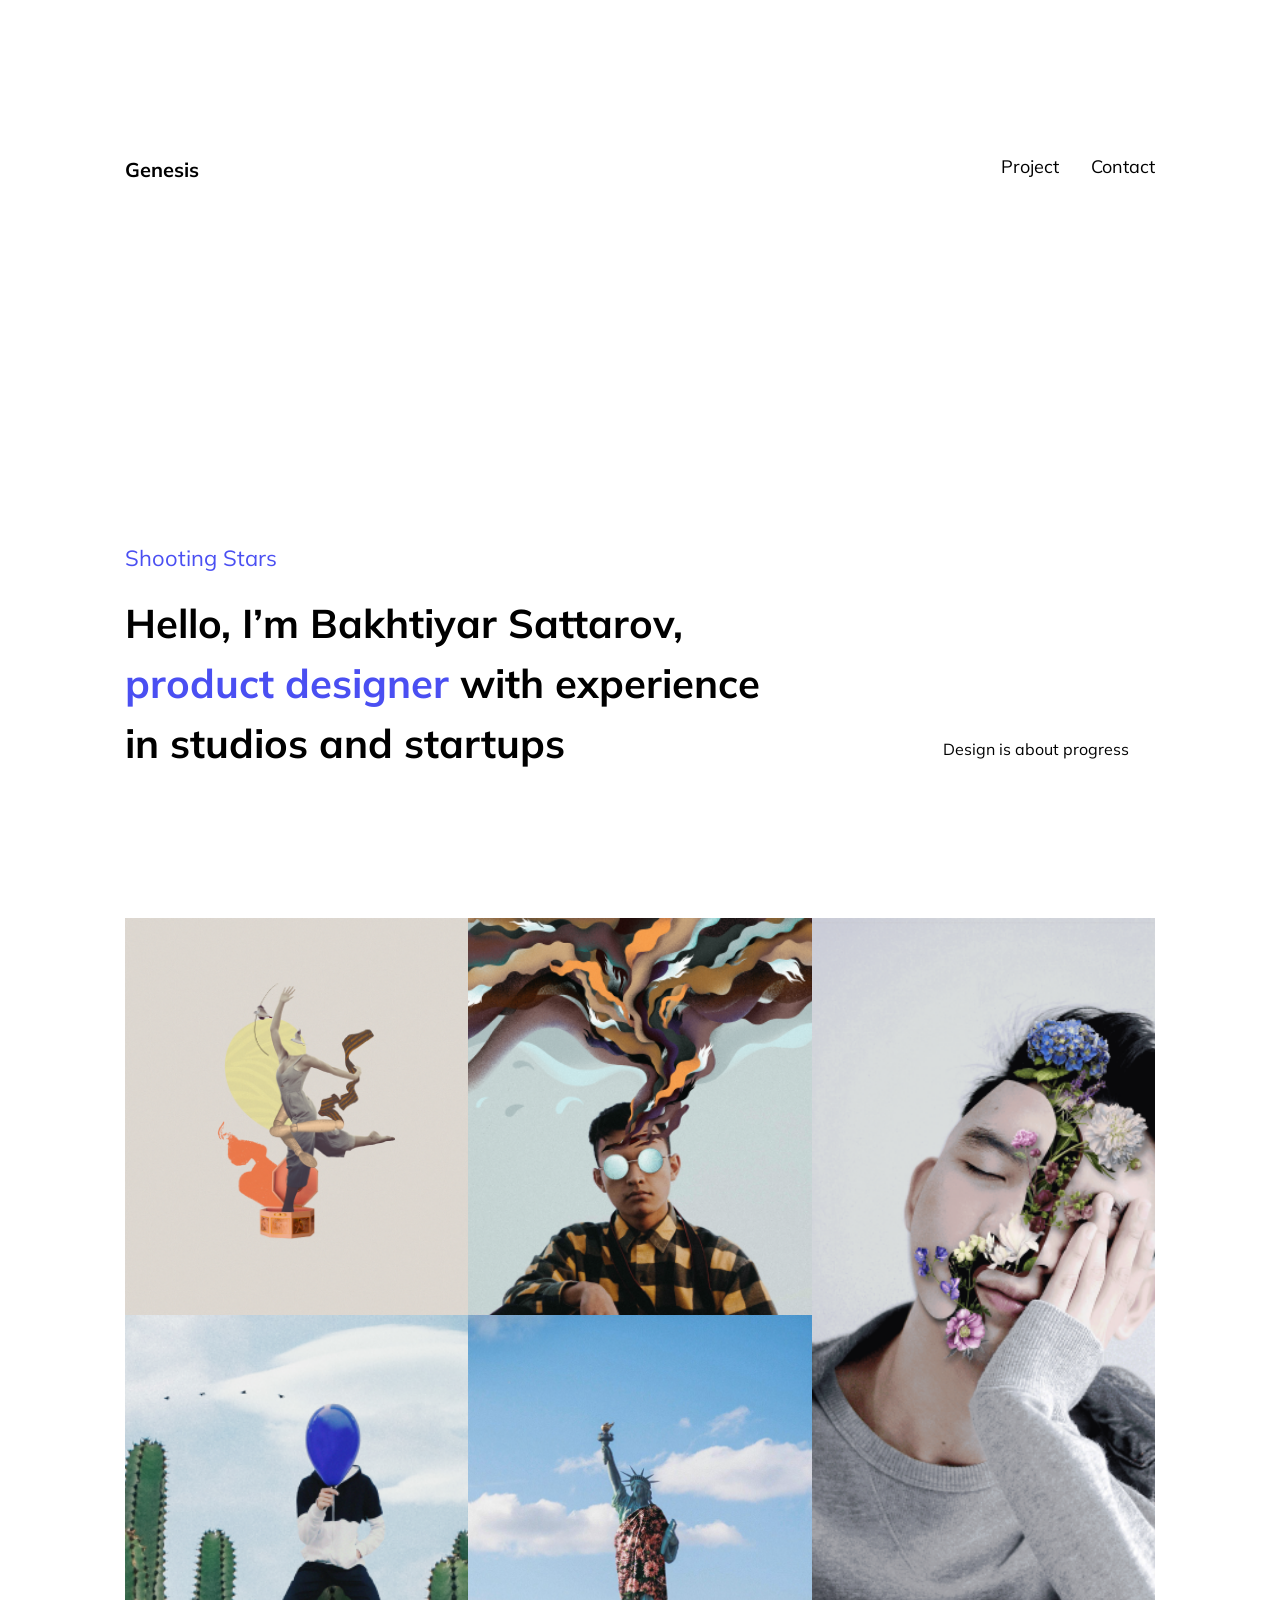
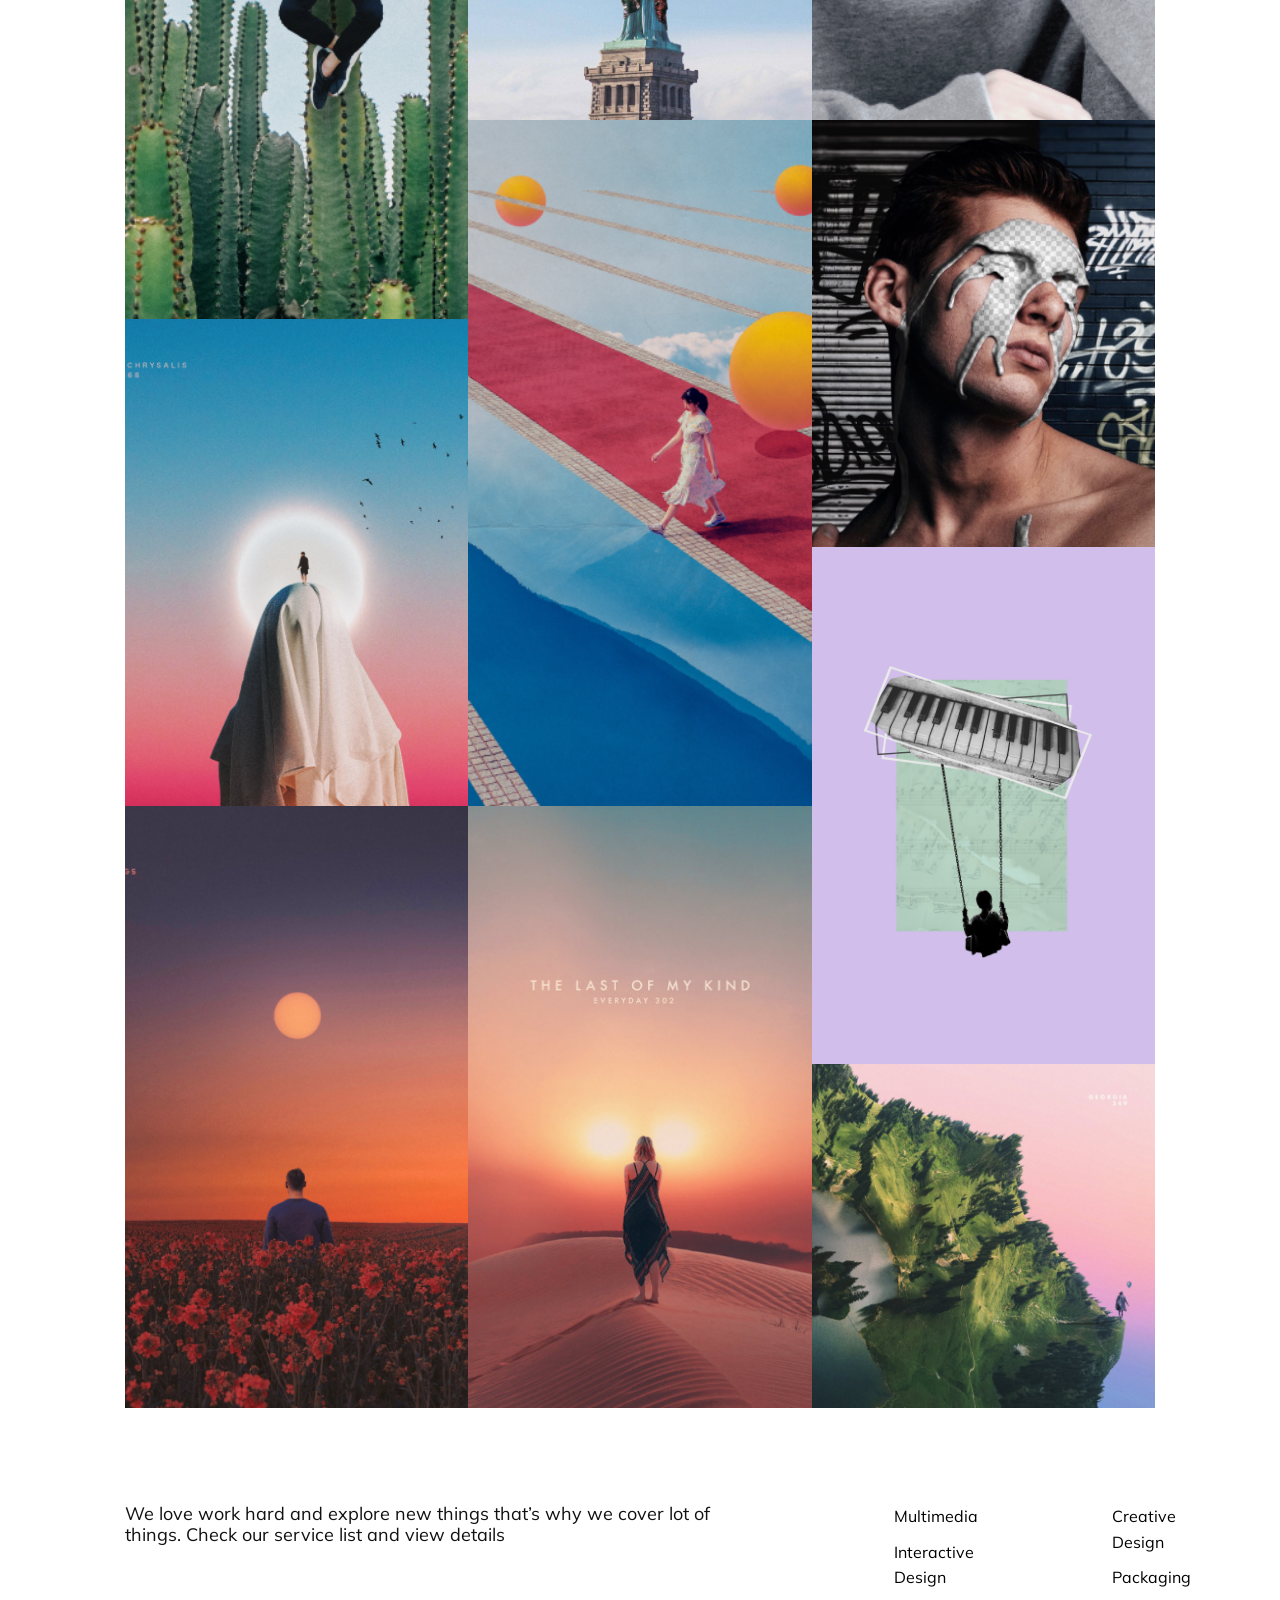
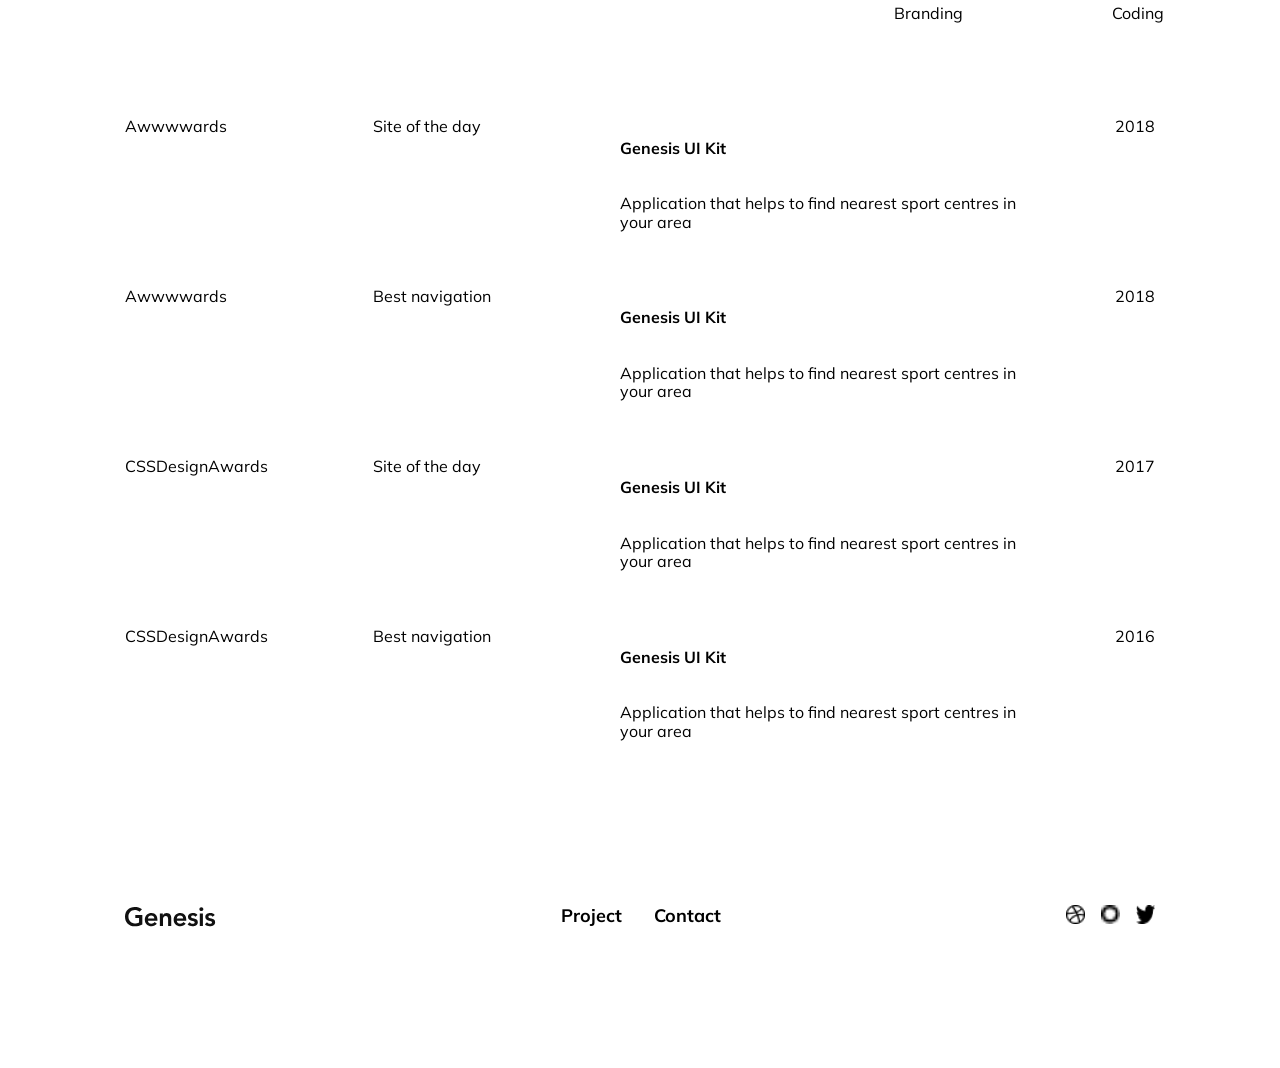
<file: index.html>
<!DOCTYPE html>
<html lang="en">
<head>
    <meta charset="UTF-8">
    <meta name="viewport" content="width=device-width, initial-scale=1.0">
    <title>Genesis portfolio</title>
    <link rel="preconnect" href="https://fonts.googleapis.com">
    <link rel="preconnect" href="https://fonts.googleapis.com">
<link rel="preconnect" href="https://fonts.gstatic.com" crossorigin>
<link href="https://fonts.googleapis.com/css2?family=Montserrat:ital,wght@0,100..900;1,100..900&family=Mulish:ital,wght@0,200..1000;1,200..1000&family=Poppins:ital,wght@0,100;0,200;0,300;0,400;0,500;0,600;0,700;0,800;0,900;1,100;1,200;1,300;1,400;1,500;1,600;1,700;1,800;1,900&family=Ramaraja&family=Roboto:ital,wght@0,100..900;1,100..900&display=swap" rel="stylesheet"><link rel="preconnect" href="https://fonts.gstatic.com" crossorigin>
    <link href="https://fonts.googleapis.com/css2?family=Montserrat:ital,wght@0,100..900;1,100..900&family=Mulish:ital,wght@0,200..1000;1,200..1000&family=Poppins:ital,wght@0,100;0,200;0,300;0,400;0,500;0,600;0,700;0,800;0,900;1,100;1,200;1,300;1,400;1,500;1,600;1,700;1,800;1,900&family=Ramaraja&family=Roboto:ital,wght@0,100..900;1,100..900&display=swap" rel="stylesheet">
    <link rel="stylesheet" href="styles/normalize.css">
    <link rel="stylesheet" href="scss/style.css">
    
  
</head>
<body>
    <nav class="main-nav">
        <div class="container nav-inner">
        <div class="logo">Genesis</div>
        <ul class="nav-links">
            <li><a href="about.html">Project</a></li>
            <li><a href="contact.html">Contact</a></li>
        </ul>
        </div>
    </nav>
    <main class="container">
        <section class="hero">
            <div class="hero-inner">
            <div class="hero-left">
                <p class="subtitle">Shooting Stars</p>
                <h1>Hello, I’m Bakhtiyar Sattarov,<span>
                product designer</span> with experience
                in studios and startups</h1>
            </div></div>
       
           <div class="hero-right">
            <p>Design is about progress </p>
           </div>
        </section>

        <section class="grid-position">
            
            <div class="grid-container">
            <div class="img1"><img src="images/img1.png" alt="img"></div>
             <div class="img2"><img src="images/img2.png" alt="img"></div>
              <div class="img3"><img src="images/img3.png" alt="img"></div>
               <div class="img4"><img src="images/img4.png" alt="img"></div>
                <div class="img5"><img src="images/img5.png" alt="img"></div>
                <div class="img6"><img src="images/img6 (3).png" alt="img"></div>
                <div class="img7"><img src="images/img7.png" alt="img"></div>
                <div class="img8"><img src="images/img6.png" alt="img"></div>
                <div class="img9"><img src="images/img9.png" alt="img"></div>
                <div class="img10"><img src="images/img10.png" alt="img"></div>
                <div class="img11"><img src="images/img11.png" alt="img"></div>
                <div class="img12"><img src="images/img12.png" alt="img"></div>
            </div>
       </section>


        <section class="about">
            <div class:="container">
            <div class="about-text">
                <p>We love work hard and explore new things that’s why we cover lot of things. Check our service list and view details</p>

                <ul class="service1">
                    <li>Multimedia</li>
                    <li>Interactive Design</li>
                    <li>Branding</li>
                </ul>
                <ul class="service2">
                     <li>Creative Design</li>
                    <li>Packaging</li>
                    <li>Coding</li>
                </ul>
            </div>
            </div>
            
         </section>
         
         
       
        <section class="awards">
            <div class="award-row">
                <span class="Award-org">Awwwwards</span>
                <span class="award-type">Site of the day</span> 

                <h4>Genesis UI Kit</h4>
                <p>Application that helps to find nearest sport centres
                in your area</p>
            <span class="award-year">2018</span>
         </div>

        
         
            <div class="award-row">
                <span class="Award-org">Awwwwards</span>
                <span class="award-type">Best navigation</span> 

                <h4>Genesis UI Kit</h4>
                <p>Application that helps to find nearest sport centres
                in your area</p>
            <span class="award-year">2018</span>
         </div>
         
             <div class="award-row">
                <span class="Award-org">CSSDesignAwards</span>
                <span class="award-type">Site of the day</span> 

                <h4>Genesis UI Kit</h4>
                <p>Application that helps to find nearest sport centres
                in your area</p>
            <span class="award-year">2017</span>
         </div>
         
        
            <div class="award-row">
                <span class="Award-org">CSSDesignAwards</span>
                <span class="award-type">Best navigation</span> 

                <h4>Genesis UI Kit</h4>
                <p>Application that helps to find nearest sport centres
                in your area</p>
            <span class="award-year">2016</span>
         </div>
          
        </section>





<footer class="main-footer">
    <div class="container-footer-inner">
        <div class="footer-logo">
            <img src="images/Logo.svg" alt="logo">
        </div>

        <ul class="footer-links">
            <li><a href="about.html">Project</a></li>
            <li><a href="contact.html">Contact</a></li>
        </ul>
    
        <div class="footer-social">
            <a href="#"><img src="images/dribbble-logo.png" alt="dribbble-logo"></a>
            <a href="#"><img src="images/Shape.png" alt="Shape-logo"></a>
            <a href="#"><img src="images/twitter-logo-silhouette.png" alt="twitter-logo-silhouette"></a>
        </div>
    </div>
</footer>
         
         
         

        




    </main>
</body>
</html>
</file>
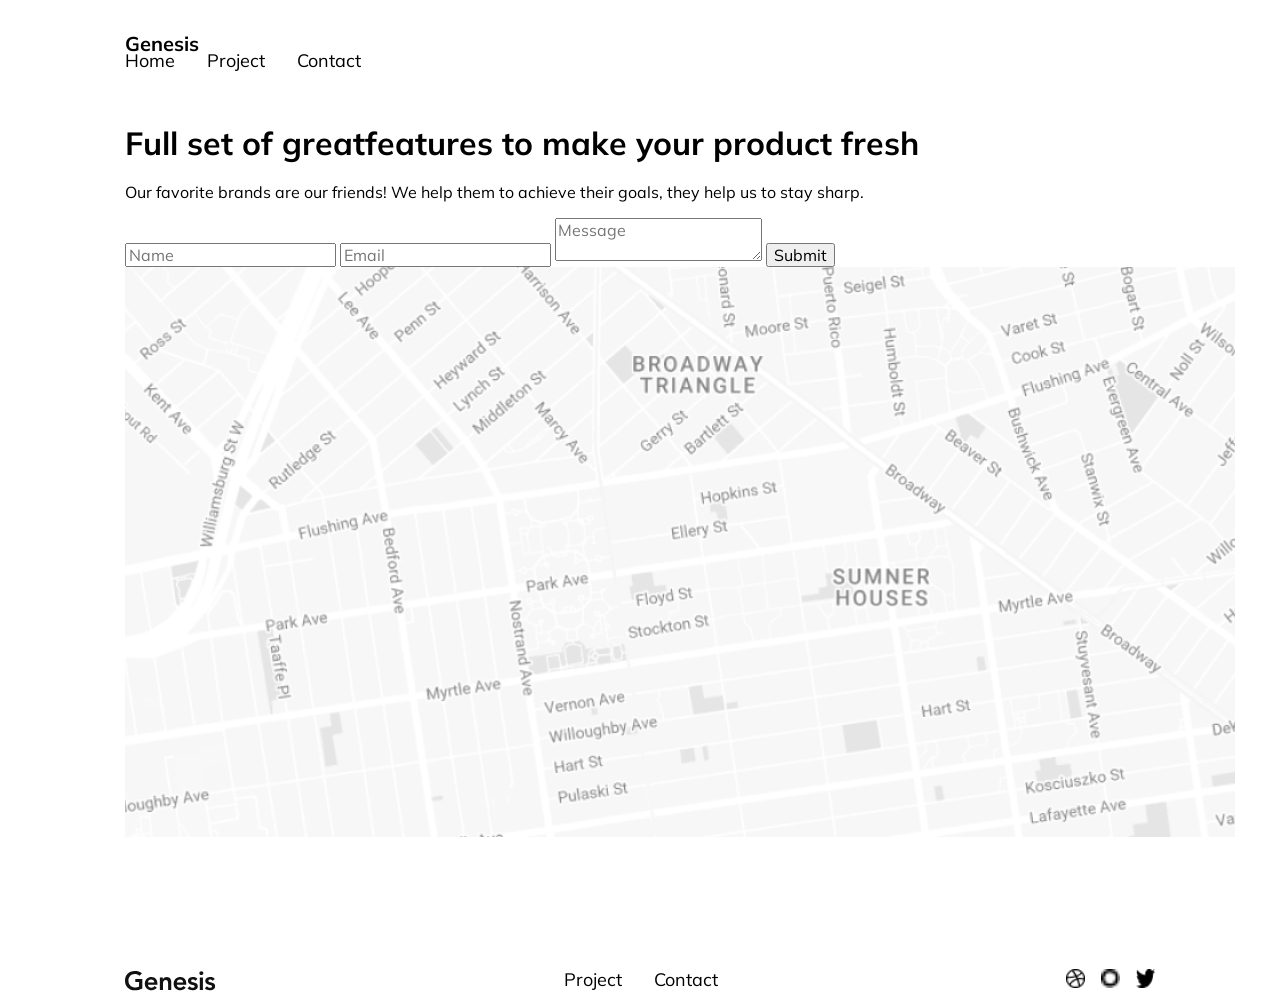
<file: contact.html>
<!DOCTYPE html>
<html lang="en">
<head>
    <meta charset="UTF-8">
    <meta name="viewport" content="width=device-width, initial-scale=1.0">
    <title>Contact</title>
    <link rel="preconnect" href="https://fonts.googleapis.com">
    <link rel="preconnect" href="https://fonts.gstatic.com" crossorigin>
    <link href="https://fonts.googleapis.com/css2?family=Montserrat:ital,wght@0,100..900;1,100..900&family=Mulish:ital,wght@0,200..1000;1,200..1000&family=Poppins:ital,wght@0,100;0,200;0,300;0,400;0,500;0,600;0,700;0,800;0,900;1,100;1,200;1,300;1,400;1,500;1,600;1,700;1,800;1,900&family=Ramaraja&family=Roboto:ital,wght@0,100..900;1,100..900&display=swap" rel="stylesheet">
    <link rel="stylesheet" href="styles/normalize.css">
    <link rel="stylesheet" href="styles/index.css">
  
</head>
<body>
    <nav class="main-nav">
        <div class="container">
        <div class="logo">Genesis</div>
        <ul class="nav-links">
            <li><a href="index.html">Home</a></li>
            <li><a href="about.html">Project</a></li>
            <li><a href="contact.html">Contact</a></li>
        </ul>
        </div>
    </nav>

 <section class="contact-page">
    <div class="container">

    <div class="contact-top">
        <div class="contact-left">
            <h1>Full set of greatfeatures to make your product fresh</h1>
            <p>Our favorite brands are our friends! We help them to achieve their goals, they help us to stay sharp.</p>
        
        </div>
    

        <div class="contact-form">
        <form>
             <input type="text" placeholder="Name">
            <input type="text" placeholder="Email">
            <textarea placeholder="Message"></textarea>
            <button  type="submit">Submit</button>
        </form>
        </div>
        
    </div>
        <div class="contact-map">
            <img src="images/Map.png" alt="map">
        </div>
    </div>
 </section>

        
    <footer class="main-footer">
     <div class="container footer-inner">
    
        <div class="footer-logo">
            <img src="images/Logo.svg" alt="logo">
        </div>

        <ul class="footer-links">
            <li><a href="about.html">Project</a></li>
            <li><a href="contact.html">Contact</a></li>
        </ul>
    
        <div class="footer-social">
            <a href="#"><img src="images/dribbble-logo.png" alt="dribbble-logo"></a>
            <a href="#"><img src="images/Shape.png" alt="Shape-logo"></a>
            <a href="#"><img src="images/twitter-logo-silhouette.png" alt="twitter-logo-silhouette"></a>
        </div>
    </div>
    
    </footer>
        
</body>
</html>
</file>
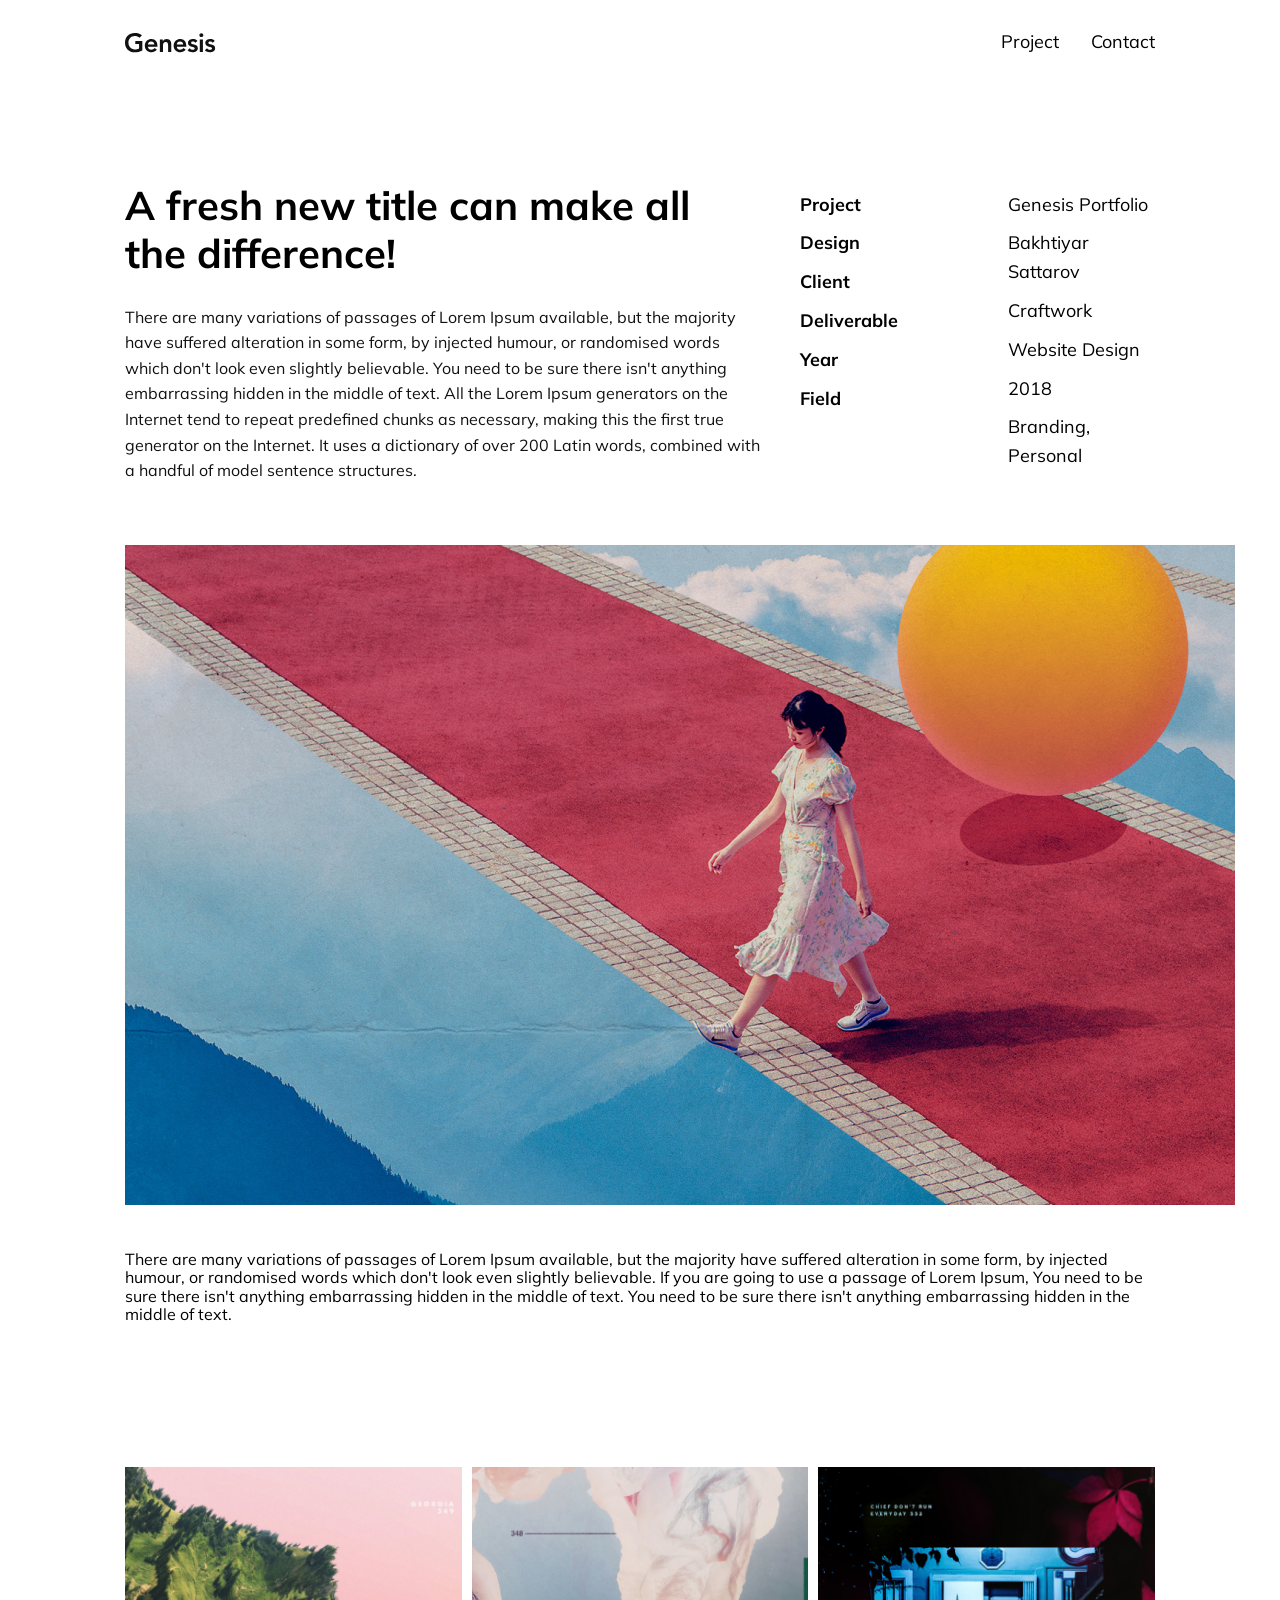
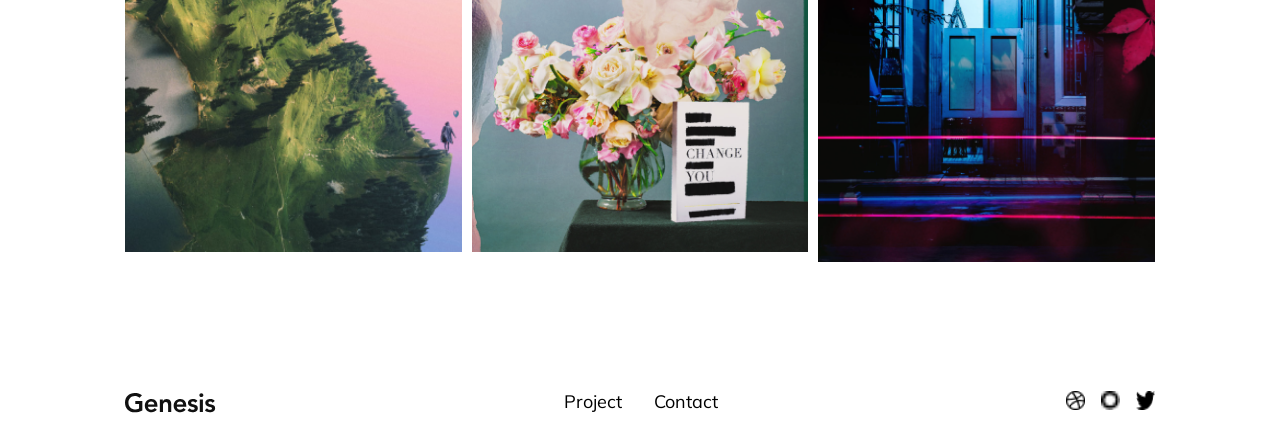
<file: project.html>
<!DOCTYPE html>
<html lang="en">
<head>
    <meta charset="UTF-8">
    <meta name="viewport" content="width=device-width, initial-scale=1.0">
    <title>Genesis portfolio</title>
    <link rel="preconnect" href="https://fonts.googleapis.com">
    <link rel="preconnect" href="https://fonts.gstatic.com" crossorigin>
    <link href="https://fonts.googleapis.com/css2?family=Montserrat:ital,wght@0,100..900;1,100..900&family=Mulish:ital,wght@0,200..1000;1,200..1000&family=Poppins:ital,wght@0,100;0,200;0,300;0,400;0,500;0,600;0,700;0,800;0,900;1,100;1,200;1,300;1,400;1,500;1,600;1,700;1,800;1,900&family=Ramaraja&family=Roboto:ital,wght@0,100..900;1,100..900&display=swap" rel="stylesheet">
    <link rel="stylesheet" href="styles/normalize.css">
    <link rel="stylesheet" href="styles/index.css">
  
</head>
<body>
    
    
            <nav class="main-nav">
            <div class="container nav-inner">
        <div class="logo">
            <img src="images/Logo.svg" alt="logo"></div>
        <ul class="nav-links">
            
            <li><a href="about.html">Project</a></li>
            <li><a href="contact.html">Contact</a></li>
        </ul>
        </div>
            </nav>    
    
 
       

        <section class="about">
            <div class="container">
        <div class="about-left">
           
               <h1>A fresh new title can make all the difference!</h1>
               <p>There are many variations of passages of Lorem Ipsum available, but the majority have suffered alteration in some form, by injected humour, or randomised words which don't look even slightly believable. 

                You need to be sure there isn't anything embarrassing hidden in the middle of text. All the Lorem Ipsum generators on the Internet tend to repeat predefined chunks as necessary, making this the first true generator on the Internet. It uses a dictionary of over 200 Latin words, combined with a handful of model sentence structures.</p>
        </div>


           <div class="about-text">
            <ul class="service1">
                <li>Project</li>
                <li>Design</li>
                <li>Client</li>
                <li>Deliverable</li>
                <li>Year</li>
                <li>Field</li>
            </ul>
            <ul class="service2">
                <li>Genesis Portfolio</li>
                <li>Bakhtiyar Sattarov</li>
                <li>Craftwork</li>
                <li>Website Design</li>
                <li>2018</li>
                <li>Branding, Personal</li>
            </ul>
           </div>
            </div>
           
        </section>

             <section class="project-image">
                <div class="container">
                <img src="images/Image (1).png" alt="Project-image">
                 <div class="project-text">
                    <p>There are many variations of passages of Lorem Ipsum available, but the majority have suffered alteration in some form, by injected humour, or randomised words 
                     which don't look even slightly believable. If you are going to use a passage of Lorem Ipsum, You need to be sure there isn't anything embarrassing hidden in 
                     the middle of text. You need to be sure there isn't anything embarrassing hidden in the middle of text.</p>
                 </div>
                </div>
                
             </section>
             

              <section class="grid-position">
            <div class="container">
            <div class="grid-container">
            <div class="img1"><img src="images/img12.png" alt="img1"></div>
             <div class="img2"><img src="images/2.png" alt="img2"></div>
              <div class="img3"><img src="images/3.png" alt="img3"></div>
            </div>
            </div>
              </section>


              <footer class="main-footer">
    <div class="container footer-inner">
    
        <div class="footer-logo">
            <img src="images/Logo.svg" alt="logo">
        </div>

        <ul class="footer-links">
            <li><a href="about.html">Project</a></li>
            <li><a href="contact.html">Contact</a></li>
        </ul>
    
        <div class="footer-social">
            <a href="#"><img src="images/dribbble-logo.png" alt="dribbble-logo"></a>
            <a href="#"><img src="images/Shape.png" alt="Shape-logo"></a>
            <a href="#"><img src="images/twitter-logo-silhouette.png" alt="twitter-logo-silhouette"></a>
        </div>
    </div>
    </div>
</footer>
</body>

            
    

    
</html>
</file>
<file: scss/style.css>
body {
  margin: 0;
  font-family: "mulish", sans-serif;
  background-color: #ffffff;
}

.container {
  max-width: 1200px;
  padding: 125px;
  margin: 0 auto;
}

.main-nav {
  padding: 32px 0;
}

.nav-inner {
  display: flex;
  align-items: center;
  justify-content: space-between;
}

.logo {
  font-weight: 700;
  font-size: 20px;
  width: 90px;
  height: 19px;
}

.nav-links {
  display: flex;
  gap: 32px;
  list-style: none;
  padding: 0;
  margin: 0;
}

.nav-links a {
  text-decoration: none;
  color: black;
  font-size: 18px;
}

.hero {
  display: flex;
  justify-content: space-between;
  align-items: flex-start;
  margin-top: 64px;
  margin-bottom: 144px;
}

.hero-left {
  width: 635px;
  flex: 0 0 635px;
}

.hero-left h1 {
  font-size: 40px;
  line-height: 60px;
  margin: 0;
}

.hero-left h1 span {
  color: #4A4FF2;
}

.hero-right {
  width: 212px;
  align-self: flex-start;
  padding-top: 200px;
}

.subtitle {
  margin: 0 0 32 0px;
  font-size: 22px;
  color: #4A4FF2;
}

.grid-position {
  margin-top: 144px;
  width: 100%;
  justify-content: center;
}

.grid-container {
  display: grid;
  width: 100%;
  grid-template-columns: repeat(9, 1fr);
  grid-template-rows: repeat(32 1fr);
  gap: 1fr 1fr 2fr 80px;
}

.grid-container img {
  width: 100%;
  height: 100%;
  display: block;
  -o-object-fit: cover;
     object-fit: cover;
}

.img1 {
  grid-column: 1/4;
  grid-row: 1/2;
}

.img2 {
  grid-column: 4/7;
  grid-row: 1/2;
}

.img3 {
  grid-column: 7/10;
  grid-row: 1/3;
}

.img4 {
  grid-column: 1/4;
  grid-row: 2/4;
}

.img5 {
  grid-column: 4/7;
  grid-row: 2/3;
}

.img6 {
  grid-column: 7/10;
  grid-row: 3/5;
}

.img7 {
  grid-column: 1/4;
  grid-row: 4/6;
}

.img8 {
  grid-column: 4/7;
  grid-row: 3/6;
}

.img9 {
  grid-column: 7/10;
  grid-row: 5/7;
}

.img10 {
  grid-column: 1/4;
  grid-row: 6/8;
}

.img11 {
  grid-column: 4/7;
  grid-row: 6/8;
}

.img12 {
  grid-column: 7/10;
  grid-row: 7/8;
}

.award-row {
  display: grid;
  grid-template-columns: 1fr 1fr 2fr 80px;
  -moz-column-gap: 40px;
       column-gap: 40px;
  padding: 20px 0;
  align-items: start;
}

.award-org {
  grid-column: 1;
  grid-row: 1;
}

.award-type {
  grid-column: 2;
  grid-row: 1;
}

.award-row h4 {
  grid-column: 3;
  grid-row: 1;
}

.award-row p {
  grid-column: 3;
  grid-row: 2;
}

.award-year {
  grid-column: 4;
  grid-row: 1;
  justify-self: end;
}

.about {
  margin-top: 96px;
  margin-bottom: 61px;
}

.about .container {
  display: block;
  grid-template-columns: 635px 1fr;
  align-items: start;
}

.about-text {
  display: grid;
  grid-template-columns: 635px 1fr 1fr;
  align-items: start;
  margin-top: 10px;
  -moz-column-gap: 94px;
       column-gap: 94px;
}

.about-text p {
  color: #111111;
  font-size: 18px;
  margin: 0;
}

.service1,
.service2 {
  list-style: none;
  line-height: 1.2;
  margin: 0;
}

.service1 li,
.service2 li {
  font-size: 16px;
  line-height: 1.6;
  margin-bottom: 10px;
}

.project-image img {
  display: block;
  width: 100%;
  height: auto;
  margin: 40px auto 45px;
}

.project-text p {
  font-size: 16px;
  color: #111111;
  line-height: 26px;
  margin: 0;
}

.main-nav .project-container {
  display: flex;
  justify-content: space-between;
  align-items: center;
  padding: 32px 125px;
}

.nav-links {
  display: flex;
  gap: 32px;
}

.main-footer {
  margin-top: 114px;
}

.container-footer-inner {
  display: flex;
  align-items: center;
  justify-content: space-between;
}

.footer-logo {
  font-weight: 700;
  font-size: 20px;
  width: 90px;
  height: 19px;
}

.footer-links a {
  text-decoration: none;
  font-weight: 700;
  color: #000000;
  font-size: 18px;
}

.footer-links {
  display: flex;
  gap: 32px;
  padding: 0;
  margin: o;
}

ul {
  list-style: none;
}

.footer-social {
  display: flex;
  gap: 16px;
  align-items: center;
}

.footer-social img {
  width: 19px;
  height: 19px;
}

.contact-top {
  display: grid;
  grid-template-columns: 400px 1fr;
  align-items: start;
  -moz-column-gap: 180px;
       column-gap: 180px;
  justify-content: center;
}

.contact-left {
  width: 100%;
  max-width: 350px;
}

.contact-left h1 {
  font-size: 40px;
  line-height: 1.2;
  margin: 0 0 22px 0;
}

.contact-left p {
  font-size: 16px;
  line-height: 1.6;
  color: #111111;
  margin: 0;
}

.contact-form {
  width: 100%;
  max-width: 445px;
}

.contact-form form {
  display: flex;
  flex-direction: column;
  gap: 40px;
}

.contact-form input,
.contact-form textarea {
  width: 100%;
  border: none;
  border-bottom: 1px solid #d8d8d8;
  padding: 0 0 16px 0;
  font-size: 16px;
  outline: none;
}

.contact-form textarea {
  resize: none;
  min-height: 37px;
}

.contact-form button {
  width: 125px;
  height: 50px;
  border: none;
  background-color: #4a4ff2;
  color: white;
  font-size: 16px;
  cursor: pointer;
}

.contact-page {
  margin-top: 96px;
}

.contact-map {
  margin-top: 120px;
}

.contact-map img {
  width: 100%;
  display: block;
}

.main-nav .container {
  display: flex;
  justify-content: space-between;
  align-items: center;
}/*# sourceMappingURL=style.css.map */
</file>
<file: styles/index.css>
body {
  margin: 0;
  font-family: "mulish", sans-serif;
  background-color: white;
}

.container {
  max-width: 1440px;
  padding: 0 125px;
  margin: 0 auto;
}

.main-nav {
  padding: 32px 0;
}

.nav-inner {
  display: flex;
  align-items: center;
  justify-content: space-between;
}

.logo {
  font-weight: 700;
  font-size: 20px;
  width: 90px;
  height: 19px;
}

.nav-links {
  display: flex;
  gap: 32px;
  list-style: none;
  padding: 0;
  margin: 0;
}

.nav-links a {
  text-decoration: none;
  color: black;
  font-size: 18px;
}

.hero {
  display: flex;
  justify-content: space-between;
  align-items: flex-start;
  margin-top: 64px;
  margin-bottom: 144px;
}

.hero-left {
  width: 635px;
  flex: 0 0 635px;
}

.hero-left h1 {
  font-size: 40px;
  line-height: 60px;
  margin: 0;
}

.hero-left h1 span {
  color: #4A4FF2;
}

.hero-right {
  width: 212px;
  align-self: flex-start;
  padding-top: 200px;
}

.subtitle {
  margin: 0 0 32 0px;
  font-size: 22px;
  color: #4A4FF2;
}

.grid-position {
  margin-top: 144px;
  width: 100%;
  justify-content: center;
}

.grid-container {
  display: grid;
  width: 100%;
  grid-template-columns: repeat(9, 1fr);
  grid-template-rows: repeat(32 1fr);
  gap: 10px;
}

.grid-container img {
  width: 100%;
  height: 100%;
  display: block;
  object-fit: cover;
}

.img1 {
  grid-column: 1/4;
  grid-row: 1/2;
}

.img2 {
  grid-column: 4/7;
  grid-row: 1/2;
}

.img3 {
  grid-column: 7/10;
  grid-row: 1/3;
}

.img4 {
  grid-column: 1/4;
  grid-row: 2/4;
}

.img5 {
  grid-column: 4/7;
  grid-row: 2/3;
}

.img6 {
  grid-column: 7/10;
  grid-row: 3/5;
}

.img7 {
  grid-column: 1/4;
  grid-row: 4/6;
}

.img8 {
  grid-column: 4/7;
  grid-row: 3/6;
}

.img9 {
  grid-column: 7/10;
  grid-row: 5/7;
}

.img10 {
  grid-column: 1/4;
  grid-row: 6/8;
}

.img11 {
  grid-column: 4/7;
  grid-row: 6/8;
}

.img12 {
  grid-column: 7/10;
  grid-row: 7/8;
}

.award-row {
  display: grid;
  grid-template-columns: 1fr 1fr 2fr 80px;
  column-gap: 40px;
  padding: 20px 0;
  align-items: start;
}

.award-org {
  grid-column: 1;
  grid-row: 1;
}

.award-type {
  grid-column: 2;
  grid-row: 1;
}

.award-row h4 {
  grid-column: 3;
  grid-row: 1;
}

.award-row p {
  grid-column: 3;
  grid-row: 2;
}

.award-year {
  grid-column: 4;
  grid-row: 1;
  justify-self: end;
}

.about {
  margin-top: 96px;
  margin-bottom: 61px;
}

.about .container {
  display: grid;
  grid-template-columns: 635px 1fr;
  align-items: start;
}

.about-left h1 {
  font-size: 40px;
  line-height: 1.2;
  font-weight: 700;
  margin: 0 0 28px 0;
}

.about-left p {
  font-size: 16px;
  line-height: 1.6;
  margin: 0;
  color: #111;
  max-width: 635px;
}

.about-text {
  display: grid;
  grid-template-columns: auto 1fr;
  column-gap: 70px;
  align-items: start;
  margin-top: 10px;
}

.service1,
.service2 {
  list-style: none;
  line-height: 1.2;
  margin: 0;
}

.service1 li,
.service2 li {
  font-size: 18px;
  line-height: 1.6;
  margin-bottom: 10px;
}

.service1 {
  font-weight: 700;
  gap: 70px;
}

.service2 {
  font-weight: 400;
  gap: 70px;
}

.project-image img {
  display: block;
  margin: 40px auto 45px;
}

.main-nav .project-container {
  display: flex;
  justify-content: space-between;
  align-items: center;
  padding: 32px 125px;
}

.nav-links {
  display: flex;
  gap: 32px;
}

.main-footer {
  margin-top: 114px;
}

.container.footer-inner {
  display: flex;
  align-items: center;
  justify-content: space-between;
}

.footer-logo {
  font-weight: 700;
  font-size: 20px;
  width: 90px;
  height: 19px;
}

.footer-links a {
  text-decoration: none;
  font-weight: 67px;
  color: black;
  font-size: 18px;
}

.footer-links {
  display: flex;
  gap: 32px;
  padding: 0;
  margin: o;
}

ul {
  list-style: none;
}

.footer-social {
  display: flex;
  gap: 16px;
  align-items: center;
}

.footer-social img {
  width: 19px;
  height: 19px;
}

/*# sourceMappingURL=index.css.map */
</file>
